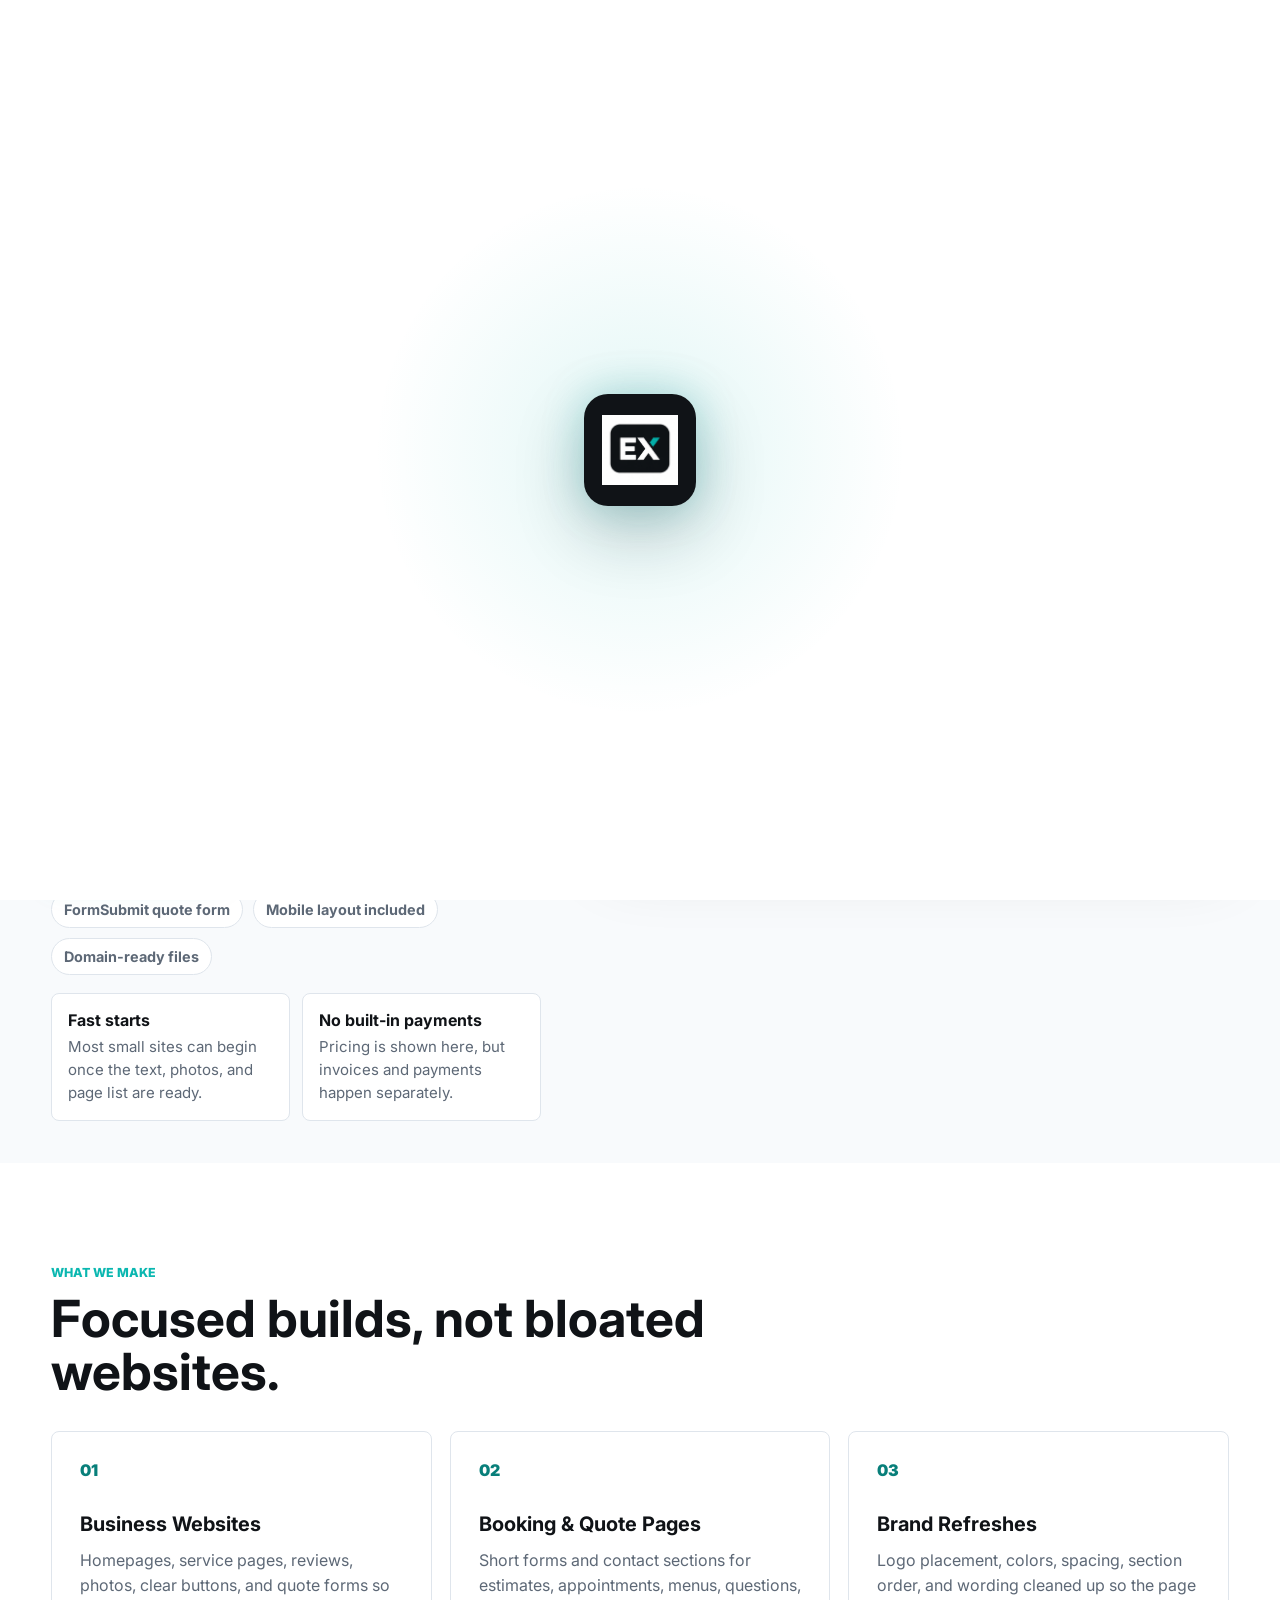
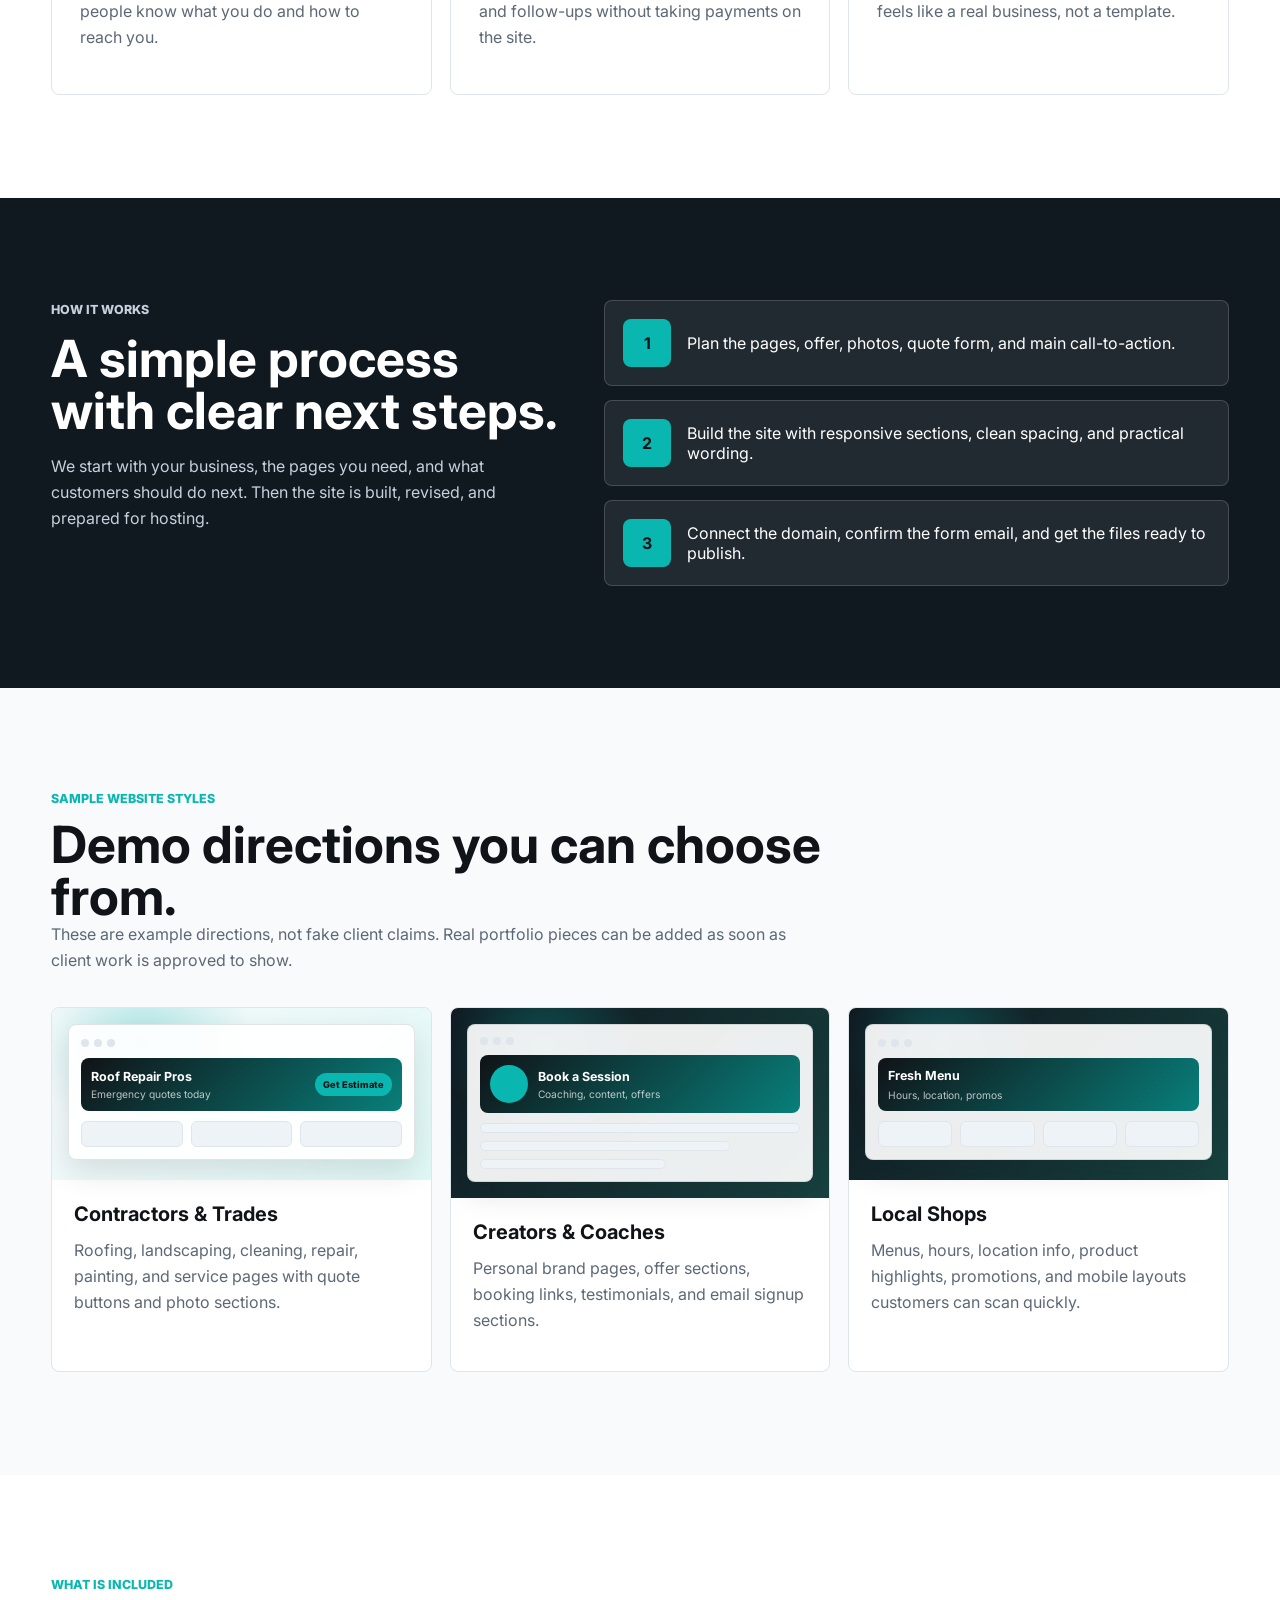
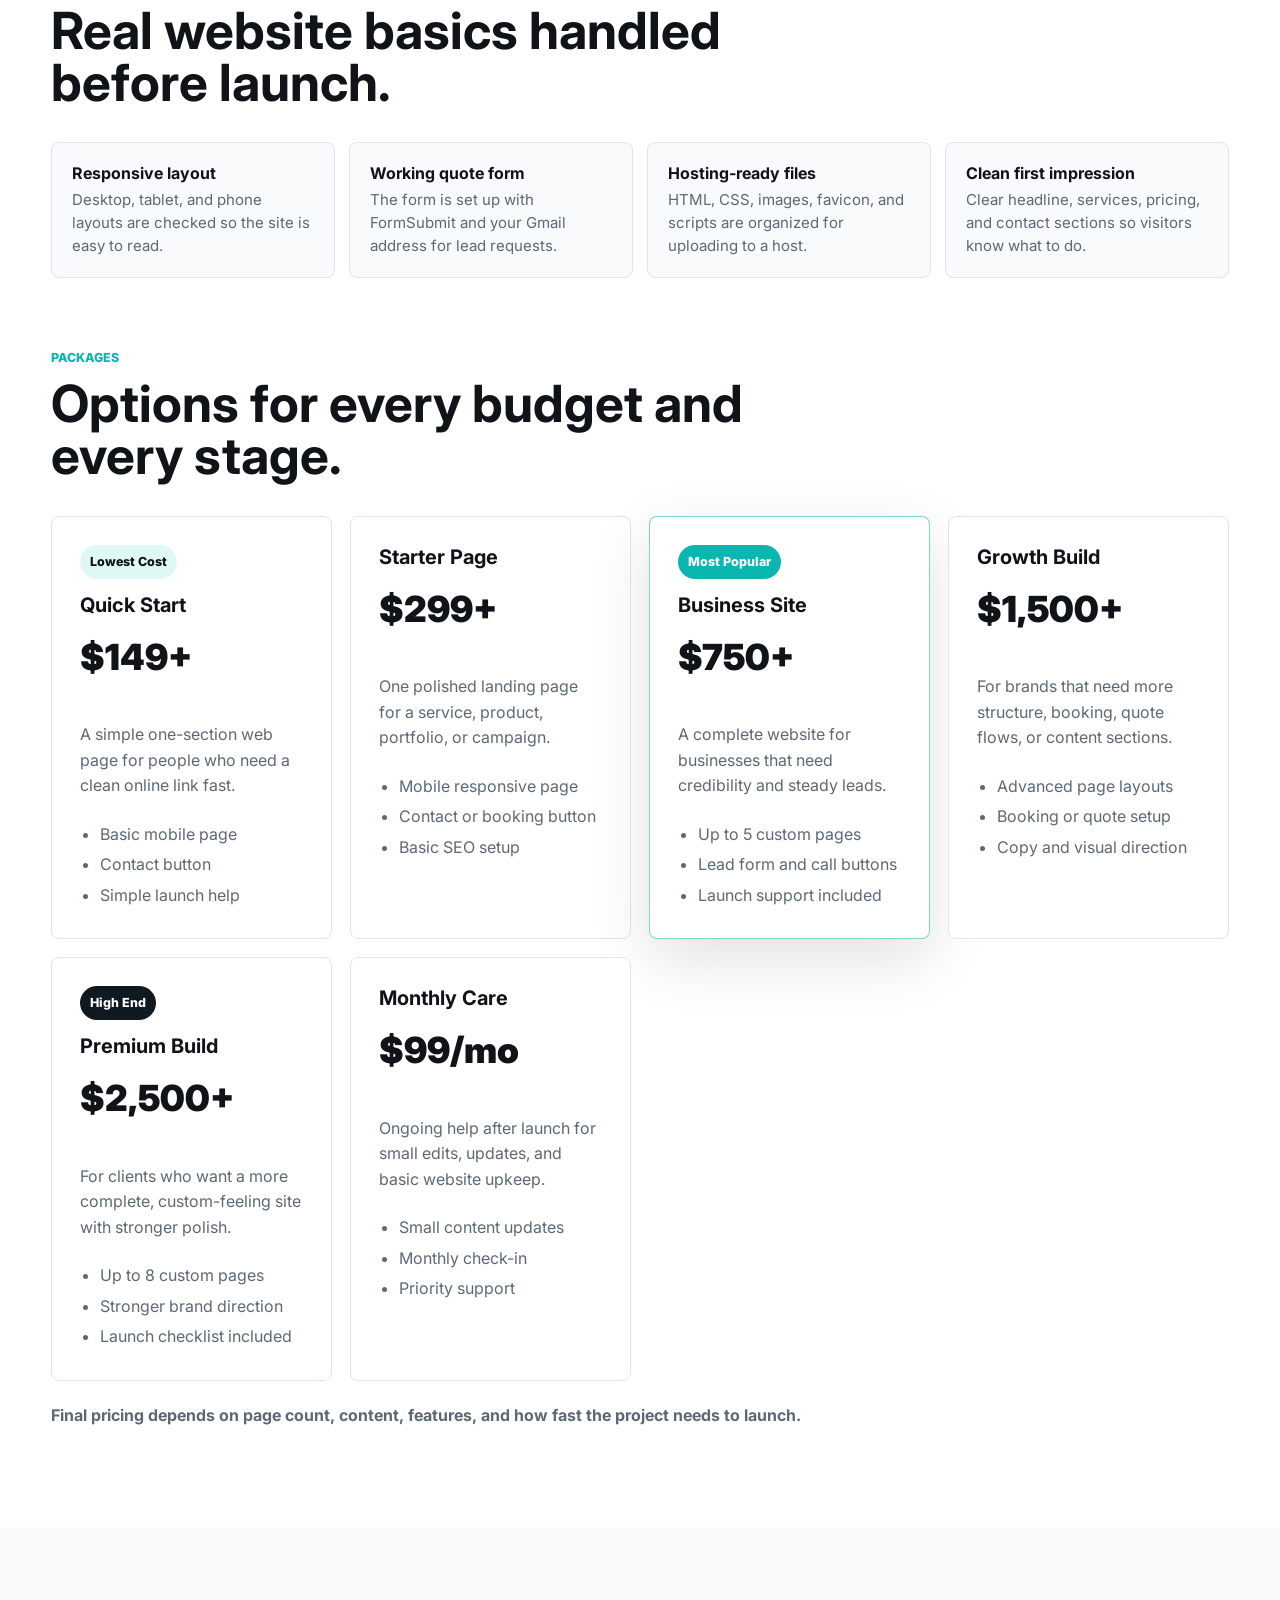
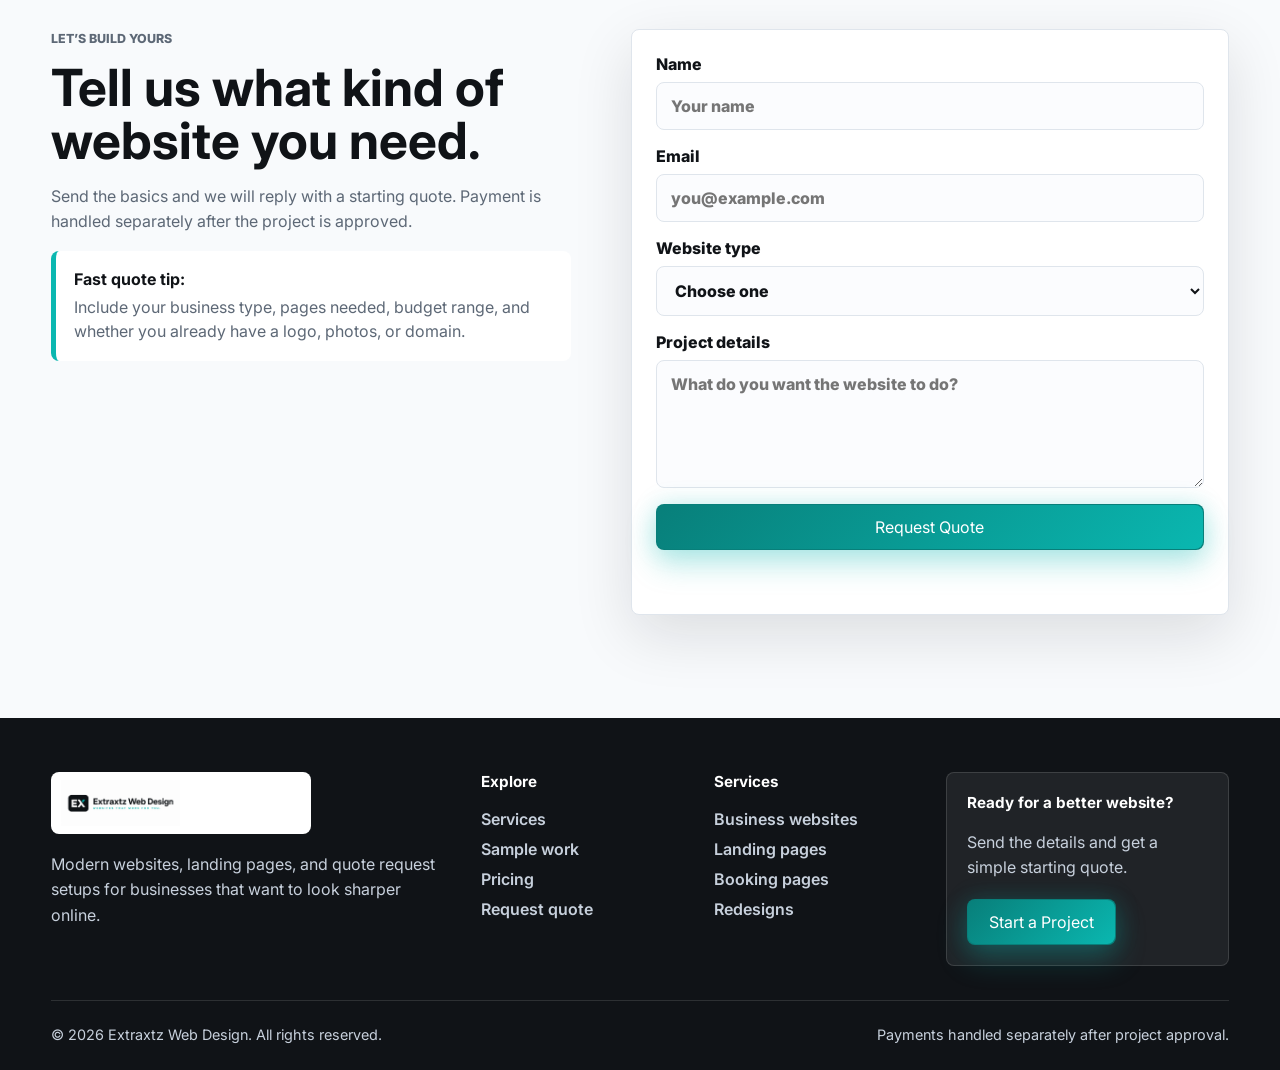
<file: index.html>
<!DOCTYPE html>
<html lang="en">
<head>
  <meta charset="UTF-8">
  <meta name="viewport" content="width=device-width, initial-scale=1.0">
  <title>Extraxtz Web Design | Websites That Help You Get More Customers</title>
  <meta name="description" content="Modern websites for small businesses, creators, contractors, and local brands who want more calls, bookings, and quote requests.">
  <link rel="canonical" href="https://www.extraxtz.com/">
  <meta property="og:type" content="website">
  <meta property="og:title" content="Extraxtz Web Design | Websites That Help You Get More Customers">
  <meta property="og:description" content="Modern websites for small businesses, creators, contractors, and local brands who want more calls, bookings, and quote requests.">
  <meta property="og:url" content="https://www.extraxtz.com/">
  <meta property="og:site_name" content="Extraxtz Web Design">
  <meta property="og:image" content="https://www.extraxtz.com/assets/logo.png">
  <meta property="og:image:secure_url" content="https://www.extraxtz.com/assets/logo.png">
  <meta property="og:image:type" content="image/png">
  <meta property="og:image:width" content="2014">
  <meta property="og:image:height" content="781">
  <meta property="og:image:alt" content="Extraxtz Web Design logo">
  <meta name="twitter:card" content="summary_large_image">
  <meta name="twitter:title" content="Extraxtz Web Design | Websites That Help You Get More Customers">
  <meta name="twitter:description" content="Modern websites for small businesses, creators, contractors, and local brands who want more calls, bookings, and quote requests.">
  <meta name="twitter:image" content="https://www.extraxtz.com/assets/logo.png">
  <meta name="twitter:image:alt" content="Extraxtz Web Design logo">
  <link rel="icon" href="assets/favicon.ico" sizes="any">
  <link rel="apple-touch-icon" href="assets/favicon.ico.png">
  <link rel="preconnect" href="https://fonts.googleapis.com">
  <link rel="preconnect" href="https://fonts.gstatic.com" crossorigin>
  <link href="https://fonts.googleapis.com/css2?family=Inter:wght@400;500;600;700;800&display=swap" rel="stylesheet">
  <link rel="stylesheet" href="styles.css">
  <script type="application/ld+json">
    {
      "@context": "https://schema.org",
      "@graph": [
        {
          "@type": "ProfessionalService",
          "@id": "https://www.extraxtz.com/#business",
          "name": "Extraxtz Web Design",
          "url": "https://www.extraxtz.com/",
          "logo": "https://www.extraxtz.com/assets/logo.png",
          "image": "https://www.extraxtz.com/assets/logo.png",
          "description": "Modern websites for small businesses, creators, contractors, and local brands who want more calls, bookings, and quote requests.",
          "email": "gerardo.garcia.gg2189@gmail.com",
          "priceRange": "$150-$5000+",
          "areaServed": {
            "@type": "Country",
            "name": "United States"
          },
          "serviceType": [
            "Business websites",
            "Landing pages",
            "Booking and quote pages",
            "Website redesigns",
            "Website maintenance"
          ],
          "hasOfferCatalog": {
            "@type": "OfferCatalog",
            "name": "Website design packages",
            "itemListElement": [
              {
                "@type": "Offer",
                "name": "Quick Start",
                "price": "150",
                "priceCurrency": "USD",
                "description": "A small starter option for simple online presence needs."
              },
              {
                "@type": "Offer",
                "name": "Starter Page",
                "price": "300",
                "priceCurrency": "USD",
                "description": "A single-page website for a clean first impression."
              },
              {
                "@type": "Offer",
                "name": "Business Site",
                "price": "750",
                "priceCurrency": "USD",
                "description": "A complete website for businesses that need credibility and steady leads."
              },
              {
                "@type": "Offer",
                "name": "Monthly Care",
                "price": "99",
                "priceCurrency": "USD",
                "description": "Ongoing help after launch for small edits, updates, and basic website upkeep."
              }
            ]
          }
        },
        {
          "@type": "WebSite",
          "@id": "https://www.extraxtz.com/#website",
          "url": "https://www.extraxtz.com/",
          "name": "Extraxtz Web Design",
          "description": "Modern websites for small businesses, creators, contractors, and local brands who want more calls, bookings, and quote requests.",
          "publisher": {
            "@id": "https://www.extraxtz.com/#business"
          },
          "inLanguage": "en-US"
        },
        {
          "@type": "WebPage",
          "@id": "https://www.extraxtz.com/#webpage",
          "url": "https://www.extraxtz.com/",
          "name": "Extraxtz Web Design | Websites That Help You Get More Customers",
          "description": "Modern websites for small businesses, creators, contractors, and local brands who want more calls, bookings, and quote requests.",
          "isPartOf": {
            "@id": "https://www.extraxtz.com/#website"
          },
          "about": {
            "@id": "https://www.extraxtz.com/#business"
          },
          "inLanguage": "en-US"
        }
      ]
    }
  </script>
  <style>
    .work-preview {
      height: auto;
      min-height: 172px;
      padding: 16px;
      background:
        radial-gradient(circle at 24% 20%, rgba(10, 183, 176, 0.28), transparent 34%),
        linear-gradient(135deg, #f8fafc, #dff8f6);
    }

    .work-preview.creator,
    .work-preview.local {
      background:
        radial-gradient(circle at 24% 20%, rgba(10, 183, 176, 0.3), transparent 30%),
        linear-gradient(135deg, #101820, #17423f);
    }

    .mini-browser {
      width: 100%;
      min-height: 136px;
      display: grid;
      gap: 10px;
      padding: 12px;
      background: rgba(255, 255, 255, 0.92);
      border: 1px solid rgba(16, 24, 32, 0.12);
      border-radius: 8px;
      box-shadow: 0 12px 30px rgba(16, 24, 32, 0.12);
    }

    .mini-topbar,
    .mini-hero,
    .mini-profile,
    .mini-shop {
      display: flex;
      align-items: center;
    }

    .mini-topbar {
      gap: 5px;
    }

    .mini-topbar span {
      width: 8px;
      height: 8px;
      background: var(--line);
      border-radius: 50%;
    }

    .mini-hero,
    .mini-profile,
    .mini-shop {
      justify-content: space-between;
      gap: 10px;
      min-height: 48px;
      padding: 10px;
      color: var(--white);
      background: linear-gradient(135deg, var(--ink), var(--teal-dark));
      border-radius: 8px;
    }

    .mini-hero div,
    .mini-profile div,
    .mini-shop {
      display: grid;
      gap: 4px;
    }

    .mini-hero b,
    .mini-profile b,
    .mini-shop b {
      font-size: 0.78rem;
    }

    .mini-hero small,
    .mini-profile small,
    .mini-shop small {
      color: rgba(255, 255, 255, 0.72);
      font-size: 0.64rem;
    }

    .mini-hero em {
      flex: 0 0 auto;
      padding: 6px 8px;
      color: var(--ink);
      background: var(--teal);
      border-radius: 999px;
      font-size: 0.58rem;
      font-style: normal;
      font-weight: 800;
    }

    .mini-profile {
      justify-content: flex-start;
    }

    .mini-profile > span {
      flex: 0 0 auto;
      width: 38px;
      height: 38px;
      background: var(--teal);
      border-radius: 50%;
    }

    .mini-tiles,
    .mini-list,
    .mini-products {
      display: grid;
      gap: 8px;
    }

    .mini-tiles {
      grid-template-columns: repeat(3, 1fr);
    }

    .mini-products {
      grid-template-columns: repeat(4, 1fr);
    }

    .mini-tiles span,
    .mini-list span,
    .mini-products span {
      min-height: 24px;
      background: #eef3f7;
      border: 1px solid var(--line);
      border-radius: 6px;
    }

    .mini-list span {
      min-height: 10px;
    }

    .mini-list span:nth-child(2) {
      width: 78%;
    }

    .mini-list span:nth-child(3) {
      width: 58%;
    }

    @media (max-width: 620px) {
      .work-preview {
        height: auto;
        min-height: 162px;
        padding: 10px;
      }

      .mini-browser {
        min-height: 142px;
        gap: 8px;
        padding: 10px;
      }

      .mini-hero,
      .mini-profile,
      .mini-shop {
        min-height: 46px;
        padding: 9px;
      }

      .mini-hero em {
        padding: 5px 7px;
        font-size: 0.54rem;
      }

      .mini-profile > span {
        width: 32px;
        height: 32px;
      }

      .mini-tiles,
      .mini-list,
      .mini-products {
        gap: 6px;
      }

      .mini-tiles span,
      .mini-products span {
        min-height: 20px;
      }

      .mini-list span {
        min-height: 8px;
      }
    }
  </style>
</head>
<body class="loading">
  <div class="page-loader" id="pageLoader" aria-label="Extraxtz Web Design loading screen">
    <div class="loader-logo-wrap">
      <img src="assets/favicon.ico" alt="Extraxtz Web Design" class="loader-logo">
    </div>
  </div>
  <header class="site-header">
    <a class="brand" href="#home" aria-label="Extraxtz Web Design home">
      <img class="brand-logo" src="assets/logo.png" alt="Extraxtz Web Design">
    </a>
    <nav class="nav-links" aria-label="Main navigation">
      <a href="#services">Services</a>
      <a href="#work">Work</a>
      <a href="#pricing">Pricing</a>
      <a href="#contact">Contact</a>
    </nav>
    <a class="header-cta" href="#contact">Start Project</a>
  </header>

  <main id="home">
    <section class="hero">
      <div class="hero-content">
        <p class="eyebrow">Extraxtz Web Design</p>
        <h1>Clean websites for small businesses that need to look ready.</h1>
        <p class="hero-copy">Simple, mobile-friendly websites for contractors, local services, creators, and side businesses. Clear pricing, no fake promises, and a site you can actually send people to.</p>
        <div class="hero-actions">
          <a class="button primary" href="#contact">Get a Free Quote</a>
          <a class="button secondary" href="#pricing">See Packages</a>
        </div>
        <div class="trust-row" aria-label="Highlights">
          <span>FormSubmit quote form</span>
          <span>Mobile layout included</span>
          <span>Domain-ready files</span>
        </div>
        <div class="hero-proof" aria-label="Business details">
          <div>
            <strong>Fast starts</strong>
            <span>Most small sites can begin once the text, photos, and page list are ready.</span>
          </div>
          <div>
            <strong>No built-in payments</strong>
            <span>Pricing is shown here, but invoices and payments happen separately.</span>
          </div>
        </div>
      </div>
      <div class="hero-media" aria-label="Extraxtz Web Design business card preview">
        <img src="assets/business-card.png" alt="Extraxtz Web Design business card with contact details">
      </div>
    </section>

    <section class="service-band">
      <div class="section-heading anchor-target" id="services">
        <p class="eyebrow">What we make</p>
        <h2>Focused builds, not bloated websites.</h2>
      </div>
      <div class="service-grid">
        <article class="service-card">
          <span class="card-icon">01</span>
          <h3>Business Websites</h3>
          <p>Homepages, service pages, reviews, photos, clear buttons, and quote forms so people know what you do and how to reach you.</p>
        </article>
        <article class="service-card">
          <span class="card-icon">02</span>
          <h3>Booking & Quote Pages</h3>
          <p>Short forms and contact sections for estimates, appointments, menus, questions, and follow-ups without taking payments on the site.</p>
        </article>
        <article class="service-card">
          <span class="card-icon">03</span>
          <h3>Brand Refreshes</h3>
          <p>Logo placement, colors, spacing, section order, and wording cleaned up so the page feels like a real business, not a template.</p>
        </article>
      </div>
    </section>

    <section class="process-section">
      <div class="process-copy">
        <p class="eyebrow">How it works</p>
        <h2>A simple process with clear next steps.</h2>
        <p>We start with your business, the pages you need, and what customers should do next. Then the site is built, revised, and prepared for hosting.</p>
      </div>
      <div class="steps">
        <div class="step">
          <strong>1</strong>
          <span>Plan the pages, offer, photos, quote form, and main call-to-action.</span>
        </div>
        <div class="step">
          <strong>2</strong>
          <span>Build the site with responsive sections, clean spacing, and practical wording.</span>
        </div>
        <div class="step">
          <strong>3</strong>
          <span>Connect the domain, confirm the form email, and get the files ready to publish.</span>
        </div>
      </div>
    </section>

    <section class="work-section">
      <div class="section-heading anchor-target" id="work">
        <p class="eyebrow">Sample website styles</p>
        <h2>Demo directions you can choose from.</h2>
        <p class="section-copy">These are example directions, not fake client claims. Real portfolio pieces can be added as soon as client work is approved to show.</p>
      </div>
      <div class="work-grid">
        <article class="work-card">
          <div class="work-preview contractor" aria-label="Contractor website sample concept">
            <div class="mini-browser">
              <div class="mini-topbar"><span></span><span></span><span></span></div>
              <div class="mini-hero">
                <div>
                  <b>Roof Repair Pros</b>
                  <small>Emergency quotes today</small>
                </div>
                <em>Get Estimate</em>
              </div>
              <div class="mini-tiles"><span></span><span></span><span></span></div>
            </div>
          </div>
          <h3>Contractors & Trades</h3>
          <p>Roofing, landscaping, cleaning, repair, painting, and service pages with quote buttons and photo sections.</p>
        </article>
        <article class="work-card">
          <div class="work-preview creator" aria-label="Creator website sample concept">
            <div class="mini-browser">
              <div class="mini-topbar"><span></span><span></span><span></span></div>
              <div class="mini-profile">
                <span></span>
                <div>
                  <b>Book a Session</b>
                  <small>Coaching, content, offers</small>
                </div>
              </div>
              <div class="mini-list"><span></span><span></span><span></span></div>
            </div>
          </div>
          <h3>Creators & Coaches</h3>
          <p>Personal brand pages, offer sections, booking links, testimonials, and email signup sections.</p>
        </article>
        <article class="work-card">
          <div class="work-preview local" aria-label="Local shop website sample concept">
            <div class="mini-browser">
              <div class="mini-topbar"><span></span><span></span><span></span></div>
              <div class="mini-shop">
                <b>Fresh Menu</b>
                <small>Hours, location, promos</small>
              </div>
              <div class="mini-products"><span></span><span></span><span></span><span></span></div>
            </div>
          </div>
          <h3>Local Shops</h3>
          <p>Menus, hours, location info, product highlights, promotions, and mobile layouts customers can scan quickly.</p>
        </article>
      </div>
    </section>

    <section class="pricing-section">
      <div class="section-heading">
        <p class="eyebrow">What is included</p>
        <h2>Real website basics handled before launch.</h2>
      </div>
      <div class="details-grid">
        <div class="detail-item">
          <strong>Responsive layout</strong>
          <span>Desktop, tablet, and phone layouts are checked so the site is easy to read.</span>
        </div>
        <div class="detail-item">
          <strong>Working quote form</strong>
          <span>The form is set up with FormSubmit and your Gmail address for lead requests.</span>
        </div>
        <div class="detail-item">
          <strong>Hosting-ready files</strong>
          <span>HTML, CSS, images, favicon, and scripts are organized for uploading to a host.</span>
        </div>
        <div class="detail-item">
          <strong>Clean first impression</strong>
          <span>Clear headline, services, pricing, and contact sections so visitors know what to do.</span>
        </div>
      </div>
      <div class="section-heading anchor-target" id="pricing">
        <p class="eyebrow">Packages</p>
        <h2>Options for every budget and every stage.</h2>
      </div>
      <div class="pricing-grid">
        <article class="price-card">
          <p class="badge budget">Lowest Cost</p>
          <h3>Quick Start</h3>
          <p class="price">$149+</p>
          <p>A simple one-section web page for people who need a clean online link fast.</p>
          <ul>
            <li>Basic mobile page</li>
            <li>Contact button</li>
            <li>Simple launch help</li>
          </ul>
        </article>
        <article class="price-card">
          <h3>Starter Page</h3>
          <p class="price">$299+</p>
          <p>One polished landing page for a service, product, portfolio, or campaign.</p>
          <ul>
            <li>Mobile responsive page</li>
            <li>Contact or booking button</li>
            <li>Basic SEO setup</li>
          </ul>
        </article>
        <article class="price-card featured">
          <p class="badge">Most Popular</p>
          <h3>Business Site</h3>
          <p class="price">$750+</p>
          <p>A complete website for businesses that need credibility and steady leads.</p>
          <ul>
            <li>Up to 5 custom pages</li>
            <li>Lead form and call buttons</li>
            <li>Launch support included</li>
          </ul>
        </article>
        <article class="price-card">
          <h3>Growth Build</h3>
          <p class="price">$1,500+</p>
          <p>For brands that need more structure, booking, quote flows, or content sections.</p>
          <ul>
            <li>Advanced page layouts</li>
            <li>Booking or quote setup</li>
            <li>Copy and visual direction</li>
          </ul>
        </article>
        <article class="price-card">
          <p class="badge premium">High End</p>
          <h3>Premium Build</h3>
          <p class="price">$2,500+</p>
          <p>For clients who want a more complete, custom-feeling site with stronger polish.</p>
          <ul>
            <li>Up to 8 custom pages</li>
            <li>Stronger brand direction</li>
            <li>Launch checklist included</li>
          </ul>
        </article>
        <article class="price-card">
          <h3>Monthly Care</h3>
          <p class="price">$99/mo</p>
          <p>Ongoing help after launch for small edits, updates, and basic website upkeep.</p>
          <ul>
            <li>Small content updates</li>
            <li>Monthly check-in</li>
            <li>Priority support</li>
          </ul>
        </article>
      </div>
      <p class="pricing-note">Final pricing depends on page count, content, features, and how fast the project needs to launch.</p>
    </section>

    <section class="contact-section">
      <div class="contact-copy">
        <p class="eyebrow">Let’s build yours</p>
        <h2>Tell us what kind of website you need.</h2>
        <p>Send the basics and we will reply with a starting quote. Payment is handled separately after the project is approved.</p>
        <div class="contact-note">
          <strong>Fast quote tip:</strong>
          <span>Include your business type, pages needed, budget range, and whether you already have a logo, photos, or domain.</span>
        </div>
      </div>
      <div class="form-anchor" id="contact">
        <form class="lead-form" id="leadForm" action="https://formsubmit.co/gerardo.garcia.gg2189@gmail.com" method="POST">
          <input type="hidden" name="_subject" value="New website quote request">
          <input type="hidden" name="_template" value="table">
          <input type="hidden" name="_captcha" value="false">
          <input type="hidden" name="_next" value="https://itwasntme4rl.github.io/thank-you.html">
          <input type="hidden" name="_autoresponse" value="Thanks for reaching out to Extraxtz Web Design. Your quote request was received, and we will review the details soon.">
          <input type="text" name="_honey" tabindex="-1" autocomplete="off" class="hidden-field">
          <label>
            Name
            <input type="text" name="name" placeholder="Your name" required>
          </label>
          <label>
            Email
            <input type="email" name="email" placeholder="you@example.com" required>
          </label>
          <label>
            Website type
            <select name="websiteType" required>
              <option value="">Choose one</option>
              <option>Business website</option>
              <option>Landing page</option>
              <option>Booking or quote page</option>
              <option>Website redesign</option>
            </select>
          </label>
          <label>
            Project details
            <textarea name="details" rows="5" placeholder="What do you want the website to do?" required></textarea>
          </label>
          <button class="button primary form-button" type="submit">Request Quote</button>
          <p class="form-status" id="formStatus" role="status"></p>
        </form>
      </div>
    </section>
  </main>

  <footer class="site-footer">
    <div class="footer-main">
      <div class="footer-brand">
        <a class="brand footer-logo" href="#home" aria-label="Extraxtz Web Design home">
          <img class="brand-logo" src="assets/logo.png" alt="Extraxtz Web Design">
        </a>
        <p>Modern websites, landing pages, and quote request setups for businesses that want to look sharper online.</p>
      </div>
      <div class="footer-column">
        <h3>Explore</h3>
        <a href="#services">Services</a>
        <a href="#work">Sample work</a>
        <a href="#pricing">Pricing</a>
        <a href="#contact">Request quote</a>
      </div>
      <div class="footer-column">
        <h3>Services</h3>
        <span>Business websites</span>
        <span>Landing pages</span>
        <span>Booking pages</span>
        <span>Redesigns</span>
      </div>
      <div class="footer-cta">
        <h3>Ready for a better website?</h3>
        <p>Send the details and get a simple starting quote.</p>
        <a class="button primary" href="#contact">Start a Project</a>
      </div>
    </div>
    <div class="footer-bottom">
      <p>&copy; 2026 Extraxtz Web Design. All rights reserved.</p>
      <p>Payments handled separately after project approval.</p>
    </div>
  </footer>

  <script src="script.js"></script>
</body>
</html>
</file>
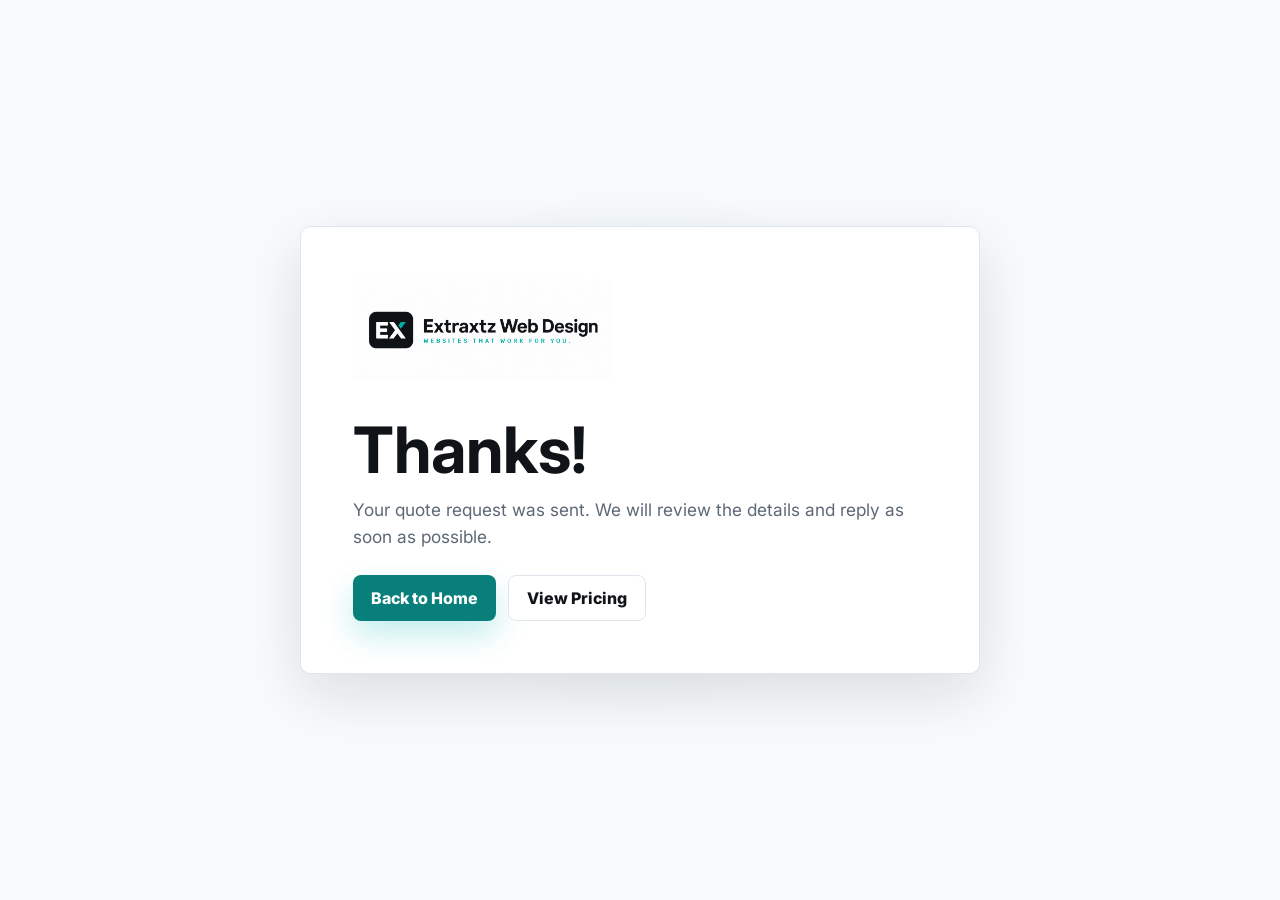
<file: thank-you.html>
<!DOCTYPE html>
<html lang="en">
<head>
  <meta charset="UTF-8">
  <meta name="viewport" content="width=device-width, initial-scale=1.0">
  <title>Thanks | Extraxtz Web Design</title>
  <meta name="description" content="Thanks for contacting Extraxtz Web Design.">
  <link rel="icon" href="assets/favicon.ico" sizes="any">
  <link rel="apple-touch-icon" href="assets/favicon.ico.png">
  <link rel="preconnect" href="https://fonts.googleapis.com">
  <link rel="preconnect" href="https://fonts.gstatic.com" crossorigin>
  <link href="https://fonts.googleapis.com/css2?family=Inter:wght@400;500;600;700;800&display=swap" rel="stylesheet">
  <style>
    :root {
      --ink: #101317;
      --muted: #5d6876;
      --line: #dfe5ec;
      --paper: #f8fafc;
      --white: #ffffff;
      --teal: #0ab7b0;
      --teal-dark: #087f7a;
      --shadow: 0 20px 60px rgba(16, 19, 23, 0.12);
    }

    * {
      box-sizing: border-box;
    }

    body {
      min-height: 100vh;
      margin: 0;
      display: grid;
      place-items: center;
      padding: 24px;
      font-family: "Inter", Arial, sans-serif;
      color: var(--ink);
      background:
        radial-gradient(circle at center, rgba(10, 183, 176, 0.12), transparent 34%),
        var(--paper);
    }

    .thanks-card {
      width: min(680px, 100%);
      padding: clamp(28px, 5vw, 52px);
      background: var(--white);
      border: 1px solid var(--line);
      border-radius: 10px;
      box-shadow: var(--shadow);
    }

    .logo {
      width: min(260px, 72vw);
      margin-bottom: 34px;
    }

    h1 {
      margin: 0 0 14px;
      font-size: clamp(2.1rem, 7vw, 4rem);
      line-height: 1;
    }

    p {
      margin: 0 0 24px;
      color: var(--muted);
      font-size: 1.08rem;
      line-height: 1.6;
    }

    .actions {
      display: flex;
      flex-wrap: wrap;
      gap: 12px;
    }

    a {
      display: inline-flex;
      align-items: center;
      justify-content: center;
      min-height: 46px;
      padding: 0 18px;
      color: var(--white);
      background: var(--teal-dark);
      border-radius: 8px;
      font-weight: 800;
      text-decoration: none;
      box-shadow: 0 14px 30px rgba(10, 183, 176, 0.24);
    }

    a.secondary {
      color: var(--ink);
      background: var(--white);
      border: 1px solid var(--line);
      box-shadow: none;
    }
  </style>
</head>
<body>
  <main class="thanks-card">
    <img class="logo" src="assets/logo.png" alt="Extraxtz Web Design">
    <h1>Thanks!</h1>
    <p>Your quote request was sent. We will review the details and reply as soon as possible.</p>
    <div class="actions">
      <a href="index.html">Back to Home</a>
      <a class="secondary" href="index.html#pricing">View Pricing</a>
    </div>
  </main>
</body>
</html>
</file>
<file: styles.css>
:root {
  --ink: #101317;
  --muted: #5d6876;
  --line: #dfe5ec;
  --paper: #f8fafc;
  --white: #ffffff;
  --teal: #0ab7b0;
  --teal-dark: #087f7a;
  --teal-soft: #dff8f6;
  --navy: #101820;
  --shadow: 0 20px 60px rgba(16, 19, 23, 0.12);
}

* {
  box-sizing: border-box;
}

html {
  scroll-behavior: smooth;
  scroll-padding-top: 96px;
}

body {
  margin: 0;
  font-family: "Inter", Arial, sans-serif;
  color: var(--ink);
  background: var(--paper);
}

body.loading {
  overflow: hidden;
}

.page-loader {
  position: fixed;
  inset: 0;
  z-index: 9999;
  display: grid;
  place-items: center;
  background:
    radial-gradient(circle at center, rgba(10, 183, 176, 0.12), transparent 34%),
    var(--white);
  opacity: 1;
  visibility: visible;
  transition: opacity 520ms ease, visibility 520ms ease;
}

.page-loader.loader-hidden {
  opacity: 0;
  visibility: hidden;
  pointer-events: none;
}

.loader-logo-wrap {
  display: grid;
  place-items: center;
  width: 112px;
  height: 112px;
  border-radius: 24px;
  background: var(--ink);
  box-shadow: 0 24px 70px rgba(16, 24, 32, 0.24), 0 0 42px rgba(10, 183, 176, 0.26);
  animation: loader-spin 1.1s linear infinite;
}

.loader-logo {
  width: 76px;
  height: 76px;
  object-fit: contain;
}

@keyframes loader-spin {
  to {
    transform: rotate(360deg);
  }
}

a {
  color: inherit;
  text-decoration: none;
}

img {
  display: block;
  width: 100%;
}

.site-header {
  position: sticky;
  top: 0;
  z-index: 20;
  display: flex;
  align-items: center;
  justify-content: space-between;
  gap: 24px;
  padding: 18px clamp(18px, 4vw, 56px);
  background: rgba(248, 250, 252, 0.92);
  border-bottom: 1px solid rgba(223, 229, 236, 0.9);
  backdrop-filter: blur(18px);
}

.brand,
.nav-links,
.hero-actions,
.trust-row {
  display: flex;
  align-items: center;
}

.brand {
  gap: 10px;
  font-weight: 800;
}

.brand-logo {
  width: min(260px, 42vw);
  max-height: 54px;
  object-fit: contain;
  object-position: left center;
}

.nav-links {
  gap: 24px;
  color: var(--muted);
  font-weight: 600;
  font-size: 0.95rem;
}

.nav-links a:hover {
  color: var(--ink);
}

.header-cta,
.button {
  position: relative;
  isolation: isolate;
  display: inline-flex;
  align-items: center;
  justify-content: center;
  min-height: 46px;
  border-radius: 8px;
  font-weight: 800;
  overflow: hidden;
  transition: transform 180ms ease, box-shadow 180ms ease, background 180ms ease;
}

.header-cta {
  padding: 0 18px;
  color: var(--white);
  background: var(--ink);
  box-shadow: 0 12px 26px rgba(16, 24, 32, 0.18), 0 0 22px rgba(10, 183, 176, 0.16);
}

.hero {
  display: grid;
  grid-template-columns: minmax(0, 0.88fr) minmax(320px, 1.12fr);
  gap: clamp(28px, 5vw, 72px);
  align-items: center;
  min-height: calc(100vh - 78px);
  padding: clamp(38px, 6vw, 76px) clamp(18px, 4vw, 56px) 42px;
  overflow: hidden;
}

.hero-content {
  max-width: 680px;
}

.eyebrow {
  margin: 0 0 12px;
  color: var(--teal);
  font-size: 0.78rem;
  font-weight: 800;
  letter-spacing: 0;
  text-transform: uppercase;
}

h1,
h2,
h3,
p {
  margin-top: 0;
}

h1 {
  margin-bottom: 24px;
  font-size: clamp(2.7rem, 6vw, 6rem);
  line-height: 0.96;
  letter-spacing: 0;
}

h2 {
  margin-bottom: 18px;
  font-size: clamp(2rem, 4vw, 3.6rem);
  line-height: 1.02;
  letter-spacing: 0;
}

h3 {
  margin-bottom: 12px;
  font-size: 1.25rem;
}

.hero-copy {
  max-width: 620px;
  color: var(--muted);
  font-size: clamp(1.05rem, 2vw, 1.28rem);
  line-height: 1.6;
}

.hero-proof {
  display: grid;
  grid-template-columns: repeat(2, minmax(0, 1fr));
  gap: 12px;
  max-width: 640px;
  margin-top: 18px;
}

.hero-proof div {
  padding: 16px;
  background: var(--white);
  border: 1px solid var(--line);
  border-radius: 8px;
}

.hero-proof strong,
.detail-item strong {
  display: block;
  margin-bottom: 6px;
}

.hero-proof span,
.detail-item span {
  color: var(--muted);
  line-height: 1.5;
  font-size: 0.94rem;
}

.hero-actions {
  flex-wrap: wrap;
  gap: 14px;
  margin: 30px 0 24px;
}

.button {
  border: 0;
  padding: 0 22px;
  cursor: pointer;
  font: inherit;
}

.button.primary {
  color: var(--white);
  background: var(--teal-dark);
  box-shadow: 0 14px 30px rgba(10, 183, 176, 0.28), 0 0 24px rgba(10, 183, 176, 0.18);
}

.button.secondary {
  color: var(--ink);
  background: var(--white);
  border: 1px solid var(--line);
}

.header-cta::before,
.button.primary::before {
  content: "";
  position: absolute;
  inset: -45% -70%;
  z-index: -1;
  background:
    linear-gradient(
      115deg,
      transparent 0%,
      transparent 34%,
      rgba(255, 255, 255, 0.2) 43%,
      rgba(159, 255, 251, 0.95) 50%,
      rgba(255, 255, 255, 0.22) 57%,
      transparent 66%,
      transparent 100%
    );
  transform: translateX(-75%) skewX(-18deg);
  animation: button-shine 2.4s linear infinite;
}

.button.primary::after {
  content: "";
  position: absolute;
  inset: 1px;
  z-index: -2;
  border-radius: inherit;
  background: linear-gradient(135deg, var(--teal-dark), var(--teal));
}

.header-cta::after {
  content: "";
  position: absolute;
  inset: 1px;
  z-index: -2;
  border-radius: inherit;
  background: linear-gradient(135deg, var(--ink), #17242a);
}

.header-cta:hover,
.button.primary:hover {
  transform: translateY(-2px);
}

.button.primary:hover {
  background: var(--teal);
  box-shadow: 0 18px 38px rgba(10, 183, 176, 0.34), 0 0 26px rgba(10, 183, 176, 0.32);
}

.header-cta:hover {
  box-shadow: 0 14px 32px rgba(16, 24, 32, 0.22), 0 0 24px rgba(10, 183, 176, 0.26);
}

@keyframes button-shine {
  0% {
    transform: translateX(-75%) skewX(-18deg);
  }

  100% {
    transform: translateX(75%) skewX(-18deg);
  }
}

@media (prefers-reduced-motion: reduce) {
  .header-cta,
  .button.primary,
  .header-cta::before,
  .button.primary::before {
    animation: none;
  }

  .header-cta,
  .button {
    transition: none;
  }

  .loader-logo-wrap {
    animation: none;
  }
}

.trust-row {
  flex-wrap: wrap;
  gap: 10px;
}

.trust-row span {
  padding: 9px 12px;
  color: var(--muted);
  background: var(--white);
  border: 1px solid var(--line);
  border-radius: 999px;
  font-size: 0.9rem;
  font-weight: 700;
}

.hero-media {
  position: relative;
  border-radius: 10px;
  padding: 3px;
  background: linear-gradient(135deg, rgba(10, 183, 176, 0.95), rgba(16, 24, 32, 0.18), rgba(10, 183, 176, 0.78));
  box-shadow: 0 24px 70px rgba(16, 24, 32, 0.14), 0 0 34px rgba(10, 183, 176, 0.34);
}

.hero-media img {
  aspect-ratio: 16 / 10;
  object-fit: contain;
  background: var(--white);
  border-radius: 8px;
}

.service-band,
.work-section,
.pricing-section,
.contact-section,
.process-section {
  padding: clamp(56px, 8vw, 108px) clamp(18px, 4vw, 56px);
  scroll-margin-top: 96px;
}

.service-band,
.pricing-section {
  background: var(--white);
}

.section-heading {
  max-width: 800px;
  margin-bottom: 34px;
}

.anchor-target {
  scroll-margin-top: 86px;
}

.section-anchor {
  scroll-margin-top: 12px;
}

.form-anchor {
  scroll-margin-top: 122px;
}

.section-copy {
  max-width: 760px;
  margin: -18px 0 28px;
  color: var(--muted);
  line-height: 1.6;
}

.service-grid,
.work-grid,
.pricing-grid {
  display: grid;
  grid-template-columns: repeat(auto-fit, minmax(240px, 1fr));
  gap: 18px;
}

.service-card,
.work-card,
.price-card,
.lead-form {
  border: 1px solid var(--line);
  border-radius: 8px;
  background: var(--white);
}

.service-card {
  padding: 28px;
}

.service-card p,
.work-card p,
.price-card p,
.contact-copy p,
.process-copy p,
.site-footer p {
  color: var(--muted);
  line-height: 1.6;
}

.card-icon {
  display: inline-flex;
  margin-bottom: 32px;
  color: var(--teal-dark);
  font-weight: 900;
}

.process-section {
  display: grid;
  grid-template-columns: minmax(0, 0.9fr) minmax(280px, 1.1fr);
  gap: 42px;
  align-items: start;
  background: var(--navy);
  color: var(--white);
}

.process-copy p {
  max-width: 620px;
  color: #c7d0dc;
}

.steps {
  display: grid;
  gap: 14px;
}

.step {
  display: grid;
  grid-template-columns: 48px 1fr;
  gap: 16px;
  align-items: center;
  padding: 18px;
  background: rgba(255, 255, 255, 0.08);
  border: 1px solid rgba(255, 255, 255, 0.16);
  border-radius: 8px;
}

.step strong {
  display: grid;
  place-items: center;
  width: 48px;
  height: 48px;
  color: var(--ink);
  background: var(--teal);
  border-radius: 8px;
}

.work-card {
  overflow: hidden;
}

.work-card h3,
.work-card p {
  padding: 0 22px;
}

.work-card p {
  padding-bottom: 22px;
}

.details-grid {
  display: grid;
  grid-template-columns: repeat(4, minmax(0, 1fr));
  gap: 14px;
  margin-bottom: clamp(44px, 6vw, 72px);
}

.detail-item {
  padding: 20px;
  background: var(--paper);
  border: 1px solid var(--line);
  border-radius: 8px;
}

.work-preview {
  height: 170px;
  margin-bottom: 22px;
  background-color: var(--teal-soft);
  background-image:
    linear-gradient(135deg, rgba(10, 183, 176, 0.9), rgba(16, 24, 32, 0.7)),
    repeating-linear-gradient(90deg, rgba(255, 255, 255, 0.8) 0 14px, transparent 14px 28px);
}

.work-preview.creator {
  background-image:
    radial-gradient(circle at 20% 30%, rgba(10, 183, 176, 0.95), transparent 24%),
    linear-gradient(135deg, rgba(16, 24, 32, 0.95), rgba(8, 127, 122, 0.78));
}

.work-preview.local {
  background-image:
    linear-gradient(45deg, rgba(10, 183, 176, 0.78), rgba(255, 255, 255, 0.18)),
    repeating-linear-gradient(0deg, rgba(16, 19, 23, 0.78) 0 12px, rgba(16, 19, 23, 0.35) 12px 24px);
}

.price-card {
  position: relative;
  padding: 28px;
}

.price-card.featured {
  border-color: rgba(10, 183, 176, 0.55);
  box-shadow: var(--shadow);
}

.price {
  color: var(--ink) !important;
  font-size: 2.25rem;
  font-weight: 900;
}

.badge {
  display: inline-flex;
  margin-bottom: 14px;
  padding: 7px 10px;
  color: var(--white) !important;
  background: var(--teal);
  border-radius: 999px;
  font-size: 0.78rem;
  font-weight: 800;
}

.badge.budget {
  color: var(--ink) !important;
  background: var(--teal-soft);
}

.badge.premium {
  background: var(--navy);
}

.pricing-note {
  max-width: 760px;
  margin: 24px 0 0;
  color: var(--muted);
  font-weight: 700;
}

ul {
  margin: 20px 0 0;
  padding-left: 20px;
  color: var(--muted);
  line-height: 1.9;
}

.contact-section {
  display: grid;
  grid-template-columns: minmax(0, 0.9fr) minmax(320px, 1fr);
  gap: 42px;
  align-items: start;
}

.contact-note {
  display: grid;
  gap: 6px;
  max-width: 520px;
  padding: 18px;
  background: var(--white);
  border-left: 5px solid var(--teal);
  border-radius: 8px;
}

.contact-note span {
  color: var(--muted);
  line-height: 1.5;
}

.lead-form {
  display: grid;
  gap: 16px;
  padding: 24px;
  box-shadow: var(--shadow);
}

label {
  display: grid;
  gap: 8px;
  font-weight: 800;
}

input,
select,
textarea {
  width: 100%;
  border: 1px solid var(--line);
  border-radius: 8px;
  padding: 13px 14px;
  color: var(--ink);
  background: #fbfcfe;
  font: inherit;
}

.hidden-field {
  position: absolute;
  left: -9999px;
  width: 1px;
  height: 1px;
  opacity: 0;
}

textarea {
  resize: vertical;
}

input:focus,
select:focus,
textarea:focus {
  outline: 3px solid rgba(0, 167, 165, 0.18);
  border-color: var(--teal);
}

.form-button {
  width: 100%;
}

.form-status {
  min-height: 24px;
  margin: 0;
  color: var(--teal);
  font-weight: 800;
}

.site-footer {
  padding: 54px clamp(18px, 4vw, 56px) 24px;
  background: var(--ink);
  color: var(--white);
}

.footer-main {
  display: grid;
  grid-template-columns: minmax(240px, 1.4fr) minmax(140px, 0.7fr) minmax(140px, 0.7fr) minmax(240px, 1fr);
  gap: 34px;
  align-items: start;
  max-width: 1180px;
  margin: 0 auto;
}

.footer-logo {
  display: inline-flex;
  padding: 8px 10px;
  margin-bottom: 18px;
  background: var(--white);
  border-radius: 8px;
}

.footer-logo .brand-logo {
  width: min(240px, 62vw);
  max-height: 46px;
}

.footer-brand p,
.footer-cta p,
.footer-bottom p {
  margin: 0;
  color: #c7d0dc;
}

.footer-brand p {
  max-width: 430px;
}

.footer-column,
.footer-cta {
  display: grid;
  gap: 10px;
}

.footer-column h3,
.footer-cta h3 {
  margin: 0 0 8px;
  color: var(--white);
  font-size: 0.95rem;
}

.footer-column a,
.footer-column span {
  color: #c7d0dc;
  font-weight: 600;
}

.footer-column a:hover {
  color: var(--white);
}

.footer-cta {
  padding: 20px;
  background: rgba(255, 255, 255, 0.07);
  border: 1px solid rgba(255, 255, 255, 0.13);
  border-radius: 8px;
}

.footer-cta .button {
  width: fit-content;
  margin-top: 8px;
}

.footer-bottom {
  display: flex;
  justify-content: space-between;
  gap: 18px;
  max-width: 1180px;
  margin: 34px auto 0;
  padding-top: 22px;
  border-top: 1px solid rgba(255, 255, 255, 0.12);
  font-size: 0.9rem;
}

@media (max-width: 920px) {
  .site-header {
    align-items: flex-start;
    flex-wrap: wrap;
  }

  .nav-links {
    order: 3;
    width: 100%;
    justify-content: space-between;
    gap: 10px;
  }

  .hero,
  .process-section,
  .contact-section,
  .footer-main {
    grid-template-columns: 1fr;
    min-height: auto;
  }

  .hero-media {
    order: -1;
  }

  .service-grid,
  .work-grid,
  .details-grid,
  .pricing-grid {
    grid-template-columns: 1fr;
  }

  .pricing-grid {
    display: grid;
    grid-auto-flow: column;
    grid-auto-columns: minmax(260px, 82vw);
    grid-template-columns: none;
    overflow-x: auto;
    padding: 4px 2px 22px;
    scroll-snap-type: x mandatory;
    scrollbar-width: thin;
  }

  .pricing-grid .price-card {
    scroll-snap-align: start;
  }
}

@media (max-width: 620px) {
  html {
    scroll-padding-top: 118px;
  }

  .site-header {
    display: grid;
    grid-template-columns: 1fr auto;
    align-items: center;
    gap: 10px 12px;
    padding: 12px 14px;
  }

  .brand {
    max-width: 176px;
  }

  .brand-logo {
    width: 176px;
    max-height: 38px;
  }

  .header-cta {
    min-height: 38px;
    padding: 0 11px;
    font-size: 0.82rem;
    white-space: nowrap;
  }

  .nav-links {
    grid-column: 1 / -1;
    overflow-x: auto;
    justify-content: flex-start;
    gap: 8px;
    padding: 2px 0 4px;
    font-size: 0.84rem;
    scrollbar-width: none;
  }

  .nav-links::-webkit-scrollbar {
    display: none;
  }

  .nav-links a {
    flex: 0 0 auto;
    padding: 8px 10px;
    background: var(--white);
    border: 1px solid var(--line);
    border-radius: 999px;
  }

  .hero,
  .service-band,
  .work-section,
  .pricing-section,
  .contact-section,
  .process-section {
    padding-left: 16px;
    padding-right: 16px;
    scroll-margin-top: 118px;
  }

  .anchor-target {
    scroll-margin-top: 118px;
  }

  .section-anchor {
    scroll-margin-top: 0;
  }

  .form-anchor {
    scroll-margin-top: 122px;
  }

  .hero {
    padding-top: 32px;
    padding-bottom: 36px;
  }

  .eyebrow {
    margin-bottom: 10px;
    font-size: 0.72rem;
  }

  h1 {
    margin-bottom: 16px;
    font-size: 2.15rem;
    line-height: 1.04;
  }

  h2 {
    font-size: 1.85rem;
    line-height: 1.08;
  }

  h3 {
    font-size: 1.1rem;
  }

  .hero-copy {
    font-size: 1rem;
    line-height: 1.55;
  }

  .hero-actions {
    gap: 10px;
    margin: 22px 0 16px;
  }

  .hero-actions .button {
    width: 100%;
  }

  .hero-media {
    display: none;
  }

  .trust-row {
    gap: 8px;
  }

  .trust-row span {
    padding: 8px 10px;
    font-size: 0.8rem;
  }

  .hero-proof {
    grid-template-columns: 1fr;
    gap: 10px;
    margin-top: 14px;
  }

  .hero-proof div,
  .detail-item,
  .service-card,
  .price-card,
  .lead-form {
    padding: 18px;
  }

  .section-heading {
    margin-bottom: 24px;
  }

  .section-copy {
    margin: -12px 0 22px;
  }

  .step {
    grid-template-columns: 40px 1fr;
    padding: 14px;
  }

  .step strong {
    width: 40px;
    height: 40px;
  }

  .work-preview {
    height: 130px;
  }

  .pricing-grid {
    grid-auto-columns: minmax(248px, 88vw);
    gap: 12px;
    margin-right: -16px;
    padding-right: 16px;
  }

  .price {
    font-size: 1.9rem;
  }

  ul {
    line-height: 1.7;
  }

  input,
  select,
  textarea {
    padding: 12px;
  }

  .footer-main {
    gap: 26px;
  }

  .footer-logo .brand-logo {
    width: min(220px, 72vw);
  }

  .footer-bottom {
    display: grid;
  }
}
</file>
